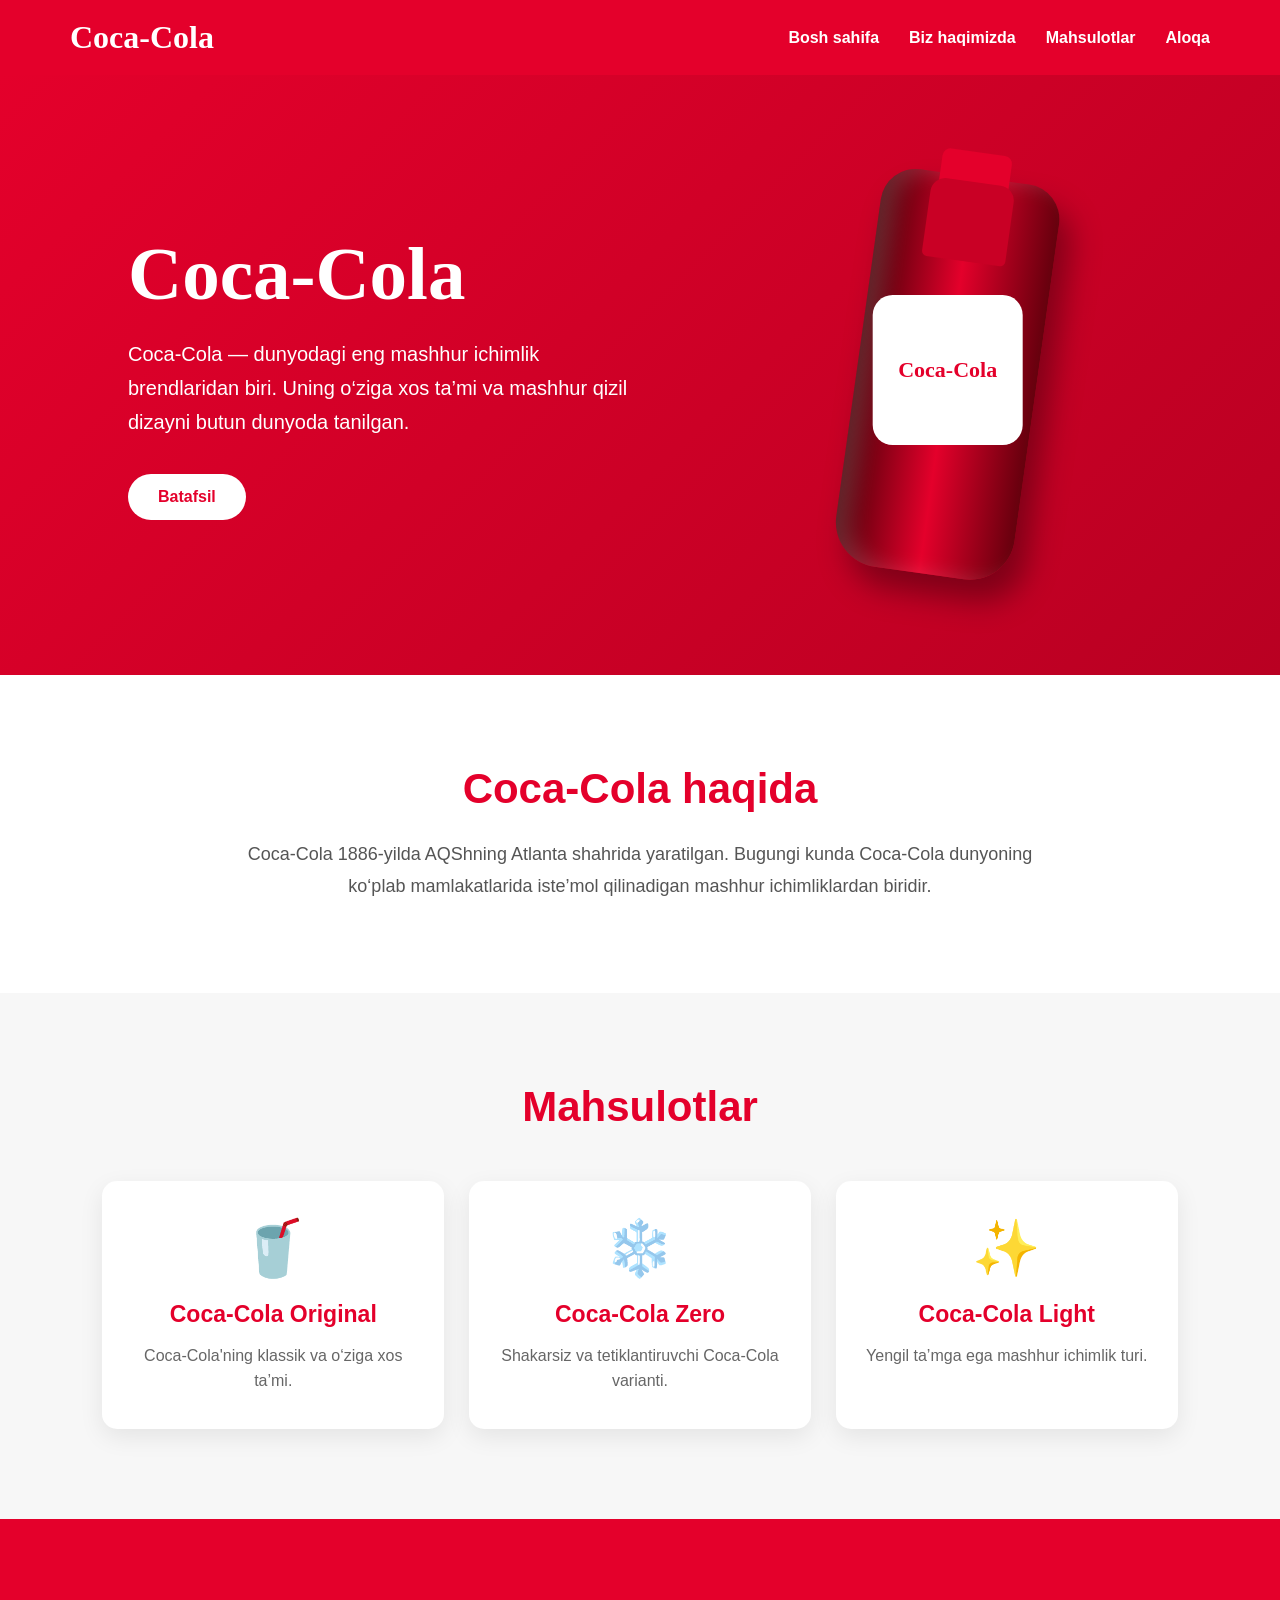
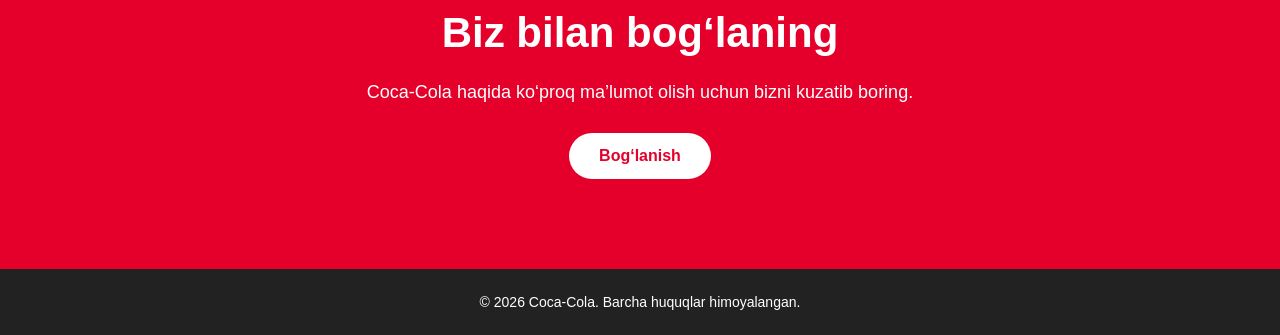
<file: index3.html>
<!DOCTYPE html>
<html lang="uz">
<head>
    <meta charset="UTF-8">
    <meta name="viewport" content="width=device-width, initial-scale=1.0">
    <title>Coca-Cola</title>

    <link rel="stylesheet" href="style3.css">
</head>
<body>

    <header>
        <nav class="navbar">
            <div class="logo">Coca-Cola</div>

            <ul class="menu">
                <li><a href="#home">Bosh sahifa</a></li>
                <li><a href="#about">Biz haqimizda</a></li>
                <li><a href="#products">Mahsulotlar</a></li>
                <li><a href="#contact">Aloqa</a></li>
            </ul>
        </nav>
    </header>

    <main>

        <section class="hero" id="home">
            <div class="hero-text">
                <h1>Coca-Cola</h1>

                <p>
                    Coca-Cola — dunyodagi eng mashhur ichimlik brendlaridan biri.
                    Uning o‘ziga xos ta’mi va mashhur qizil dizayni butun dunyoda
                    tanilgan.
                </p>

                <a href="#about" class="btn">Batafsil</a>
            </div>

            <div class="cola">
                <div class="bottle">
                    <div class="cap"></div>
                    <div class="bottle-neck"></div>
                    <div class="bottle-body">
                        <span>Coca-Cola</span>
                    </div>
                </div>
            </div>
        </section>

        <section class="about" id="about">
            <h2>Coca-Cola haqida</h2>

            <p>
                Coca-Cola 1886-yilda AQShning Atlanta shahrida yaratilgan.
                Bugungi kunda Coca-Cola dunyoning ko‘plab mamlakatlarida
                iste’mol qilinadigan mashhur ichimliklardan biridir.
            </p>
        </section>

        <section class="products" id="products">
            <h2>Mahsulotlar</h2>

            <div class="cards">

                <div class="card">
                    <div class="card-icon">🥤</div>
                    <h3>Coca-Cola Original</h3>
                    <p>
                        Coca-Cola'ning klassik va o‘ziga xos ta’mi.
                    </p>
                </div>

                <div class="card">
                    <div class="card-icon">❄️</div>
                    <h3>Coca-Cola Zero</h3>
                    <p>
                        Shakarsiz va tetiklantiruvchi Coca-Cola varianti.
                    </p>
                </div>

                <div class="card">
                    <div class="card-icon">✨</div>
                    <h3>Coca-Cola Light</h3>
                    <p>
                        Yengil ta’mga ega mashhur ichimlik turi.
                    </p>
                </div>

            </div>
        </section>

        <section class="contact" id="contact">
            <h2>Biz bilan bog‘laning</h2>

            <p>
                Coca-Cola haqida ko‘proq ma’lumot olish uchun bizni kuzatib boring.
            </p>

            <a href="#" class="btn">Bog‘lanish</a>
        </section>

    </main>

    <footer>
        <p>© 2026 Coca-Cola. Barcha huquqlar himoyalangan.</p>
    </footer>

</body>
</html>
</file>
<file: style3.css>
* {
    margin: 0;
    padding: 0;
    box-sizing: border-box;
}

html {
    scroll-behavior: smooth;
}

body {
    font-family: Arial, Helvetica, sans-serif;
    background: #fff;
    color: #222;
}


header {
    background: #e4002b;
    position: sticky;
    top: 0;
    z-index: 100;
}

.navbar {
    max-width: 1200px;
    margin: auto;
    height: 75px;

    display: flex;
    align-items: center;
    justify-content: space-between;

    padding: 0 30px;
}

.logo {
    color: white;
    font-size: 32px;
    font-weight: bold;
    font-family: cursive;
}

.menu {
    display: flex;
    gap: 30px;
    list-style: none;
}

.menu a {
    color: white;
    text-decoration: none;
    font-size: 16px;
    font-weight: bold;
    transition: 0.3s;
}

.menu a:hover {
    color: #ffd6dc;
}


.hero {
    min-height: 600px;
    background: linear-gradient(135deg, #e4002b, #b90022);

    display: flex;
    align-items: center;
    justify-content: space-between;

    padding: 60px 10%;
    overflow: hidden;
}

.hero-text {
    width: 50%;
    color: white;
}

.hero-text h1 {
    font-size: 75px;
    margin-bottom: 20px;
    font-family: cursive;
}

.hero-text p {
    max-width: 550px;
    font-size: 20px;
    line-height: 1.7;
    margin-bottom: 35px;
}

.btn {
    display: inline-block;

    background: white;
    color: #e4002b;

    padding: 14px 30px;

    border-radius: 30px;
    text-decoration: none;

    font-weight: bold;

    transition: 0.3s;
}

.btn:hover {
    background: #222;
    color: white;
    transform: translateY(-3px);
}


.cola {
    width: 40%;

    display: flex;
    justify-content: center;
    align-items: center;
}

.bottle {
    position: relative;

    width: 180px;
    height: 400px;

    background: linear-gradient(
        90deg,
        #4b0008,
        #e4002b,
        #65000d
    );

    border-radius: 35px 35px 45px 45px;

    box-shadow:
        15px 20px 30px rgba(0, 0, 0, 0.35),
        inset 15px 0 20px rgba(255, 255, 255, 0.15);

    transform: rotate(8deg);
}

.cap {
    position: absolute;

    top: -25px;
    left: 55px;

    width: 70px;
    height: 35px;

    background: #e4002b;

    border-radius: 8px 8px 3px 3px;
}

.bottle-neck {
    position: absolute;

    top: 5px;
    left: 48px;

    width: 84px;
    height: 80px;

    background: #c90025;

    border-radius: 15px 15px 5px 5px;
}

.bottle-body {
    position: absolute;

    top: 120px;
    left: 15px;

    width: 150px;
    height: 150px;

    background: white;

    border-radius: 20px;

    display: flex;
    align-items: center;
    justify-content: center;

    transform: rotate(-8deg);
}

.bottle-body span {
    color: #e4002b;

    font-size: 22px;
    font-weight: bold;

    font-family: cursive;

    text-align: center;
}


.about {
    max-width: 900px;
    margin: auto;

    padding: 90px 30px;

    text-align: center;
}

.about h2,
.products h2,
.contact h2 {
    color: #e4002b;
    font-size: 42px;
    margin-bottom: 25px;
}

.about p {
    color: #555;
    font-size: 18px;
    line-height: 1.8;
}


.products {
    background: #f7f7f7;
    padding: 90px 8%;

    text-align: center;
}

.cards {
    max-width: 1100px;
    margin: 50px auto 0;

    display: grid;
    grid-template-columns: repeat(3, 1fr);

    gap: 25px;
}

.card {
    background: white;

    padding: 35px 25px;

    border-radius: 15px;

    box-shadow: 0 8px 25px rgba(0, 0, 0, 0.08);

    transition: 0.3s;
}

.card:hover {
    transform: translateY(-10px);

    box-shadow: 0 15px 35px rgba(228, 0, 43, 0.2);
}

.card-icon {
    font-size: 55px;
    margin-bottom: 20px;
}

.card h3 {
    color: #e4002b;
    font-size: 23px;
    margin-bottom: 15px;
}

.card p {
    color: #666;
    line-height: 1.6;
}


.contact {
    text-align: center;

    padding: 90px 30px;

    background: #e4002b;
    color: white;
}

.contact h2 {
    color: white;
}

.contact p {
    font-size: 18px;
    margin-bottom: 30px;
}


footer {
    background: #222;

    color: white;

    text-align: center;

    padding: 25px;
}

footer p {
    font-size: 14px;
}


@media (max-width: 800px) {

    .navbar {
        height: auto;
        padding: 20px;
        flex-direction: column;
        gap: 20px;
    }

    .menu {
        gap: 15px;
        flex-wrap: wrap;
        justify-content: center;
    }

    .hero {
        flex-direction: column;
        text-align: center;
        padding: 70px 25px;
    }

    .hero-text {
        width: 100%;
    }

    .hero-text h1 {
        font-size: 55px;
    }

    .cola {
        width: 100%;
        margin-top: 60px;
    }

    .cards {
        grid-template-columns: 1fr;
    }
}

@media (max-width: 450px) {

    .logo {
        font-size: 26px;
    }

    .menu a {
        font-size: 13px;
    }

    .hero-text h1 {
        font-size: 45px;
    }

    .hero-text p {
        font-size: 16px;
    }

    .bottle {
        transform: scale(0.8) rotate(8deg);
    }

    .about h2,
    .products h2,
    .contact h2 {
        font-size: 32px;
    }
}
</file>
